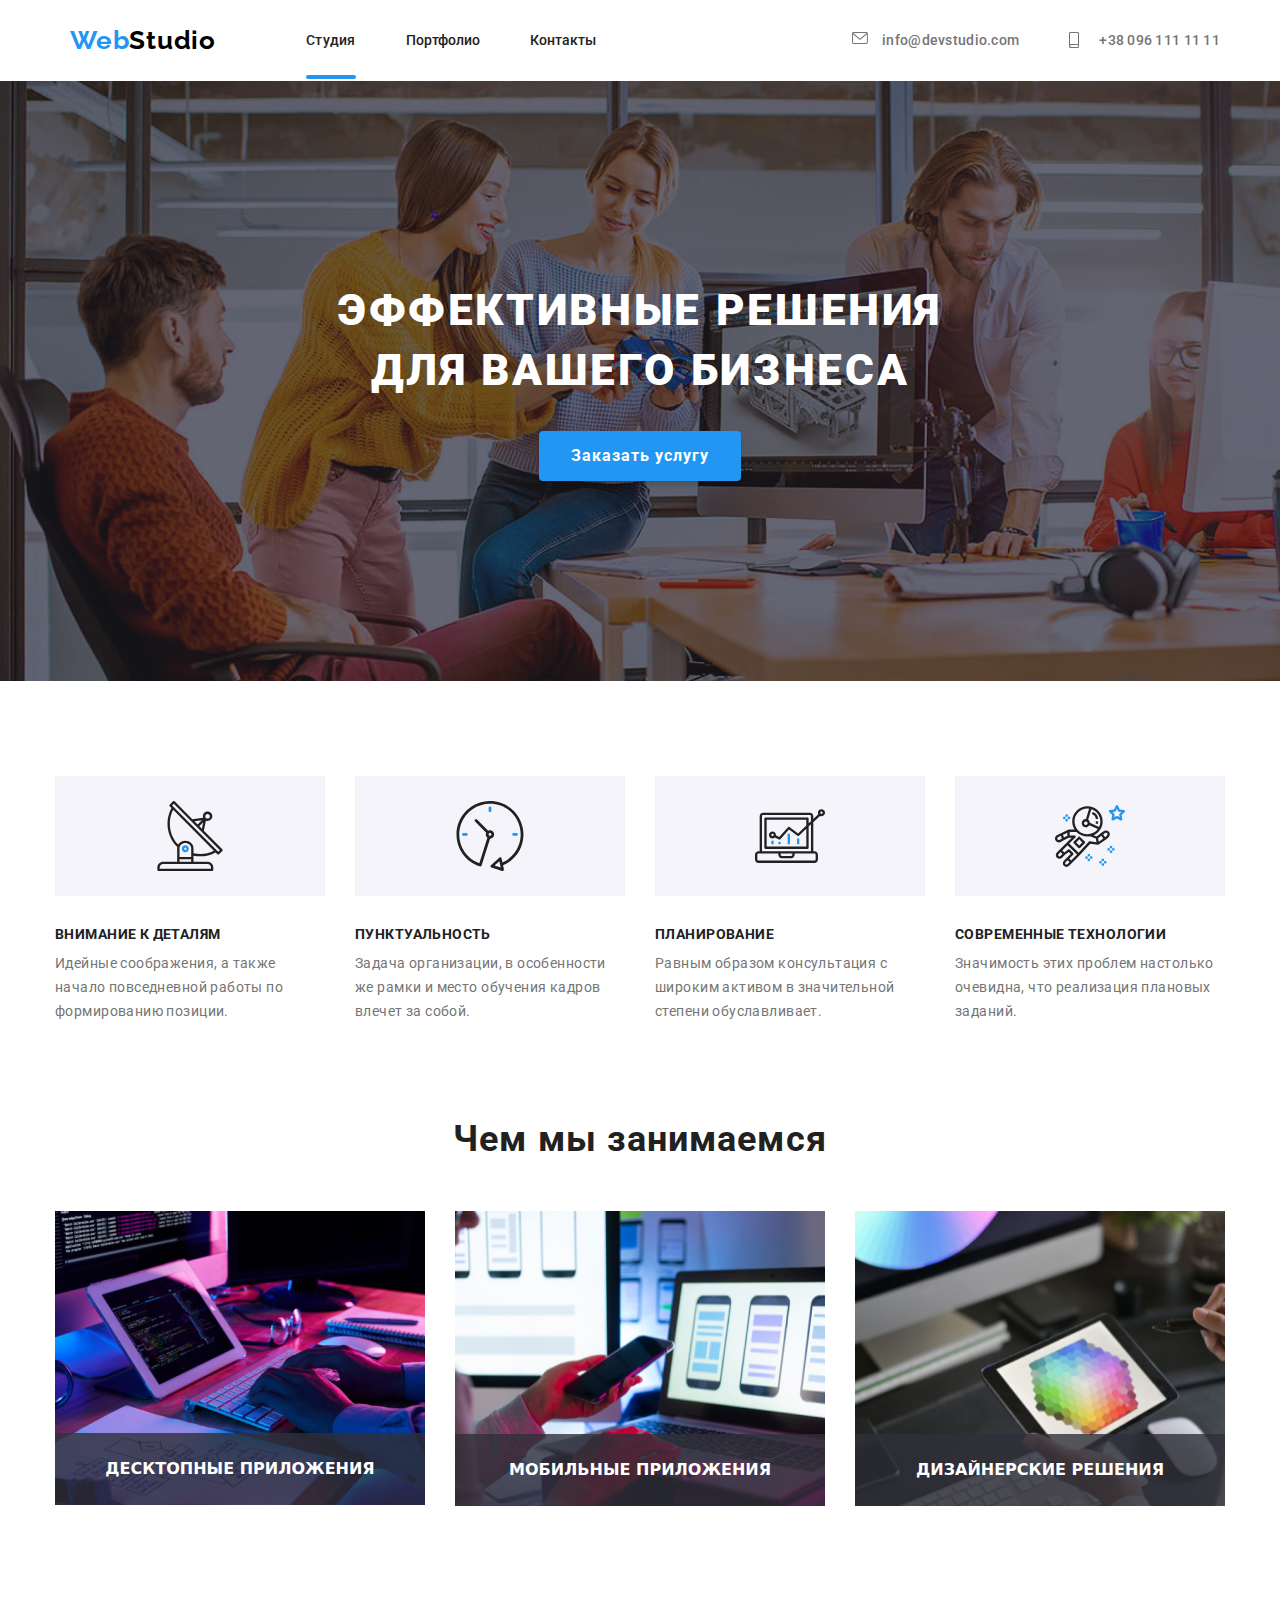
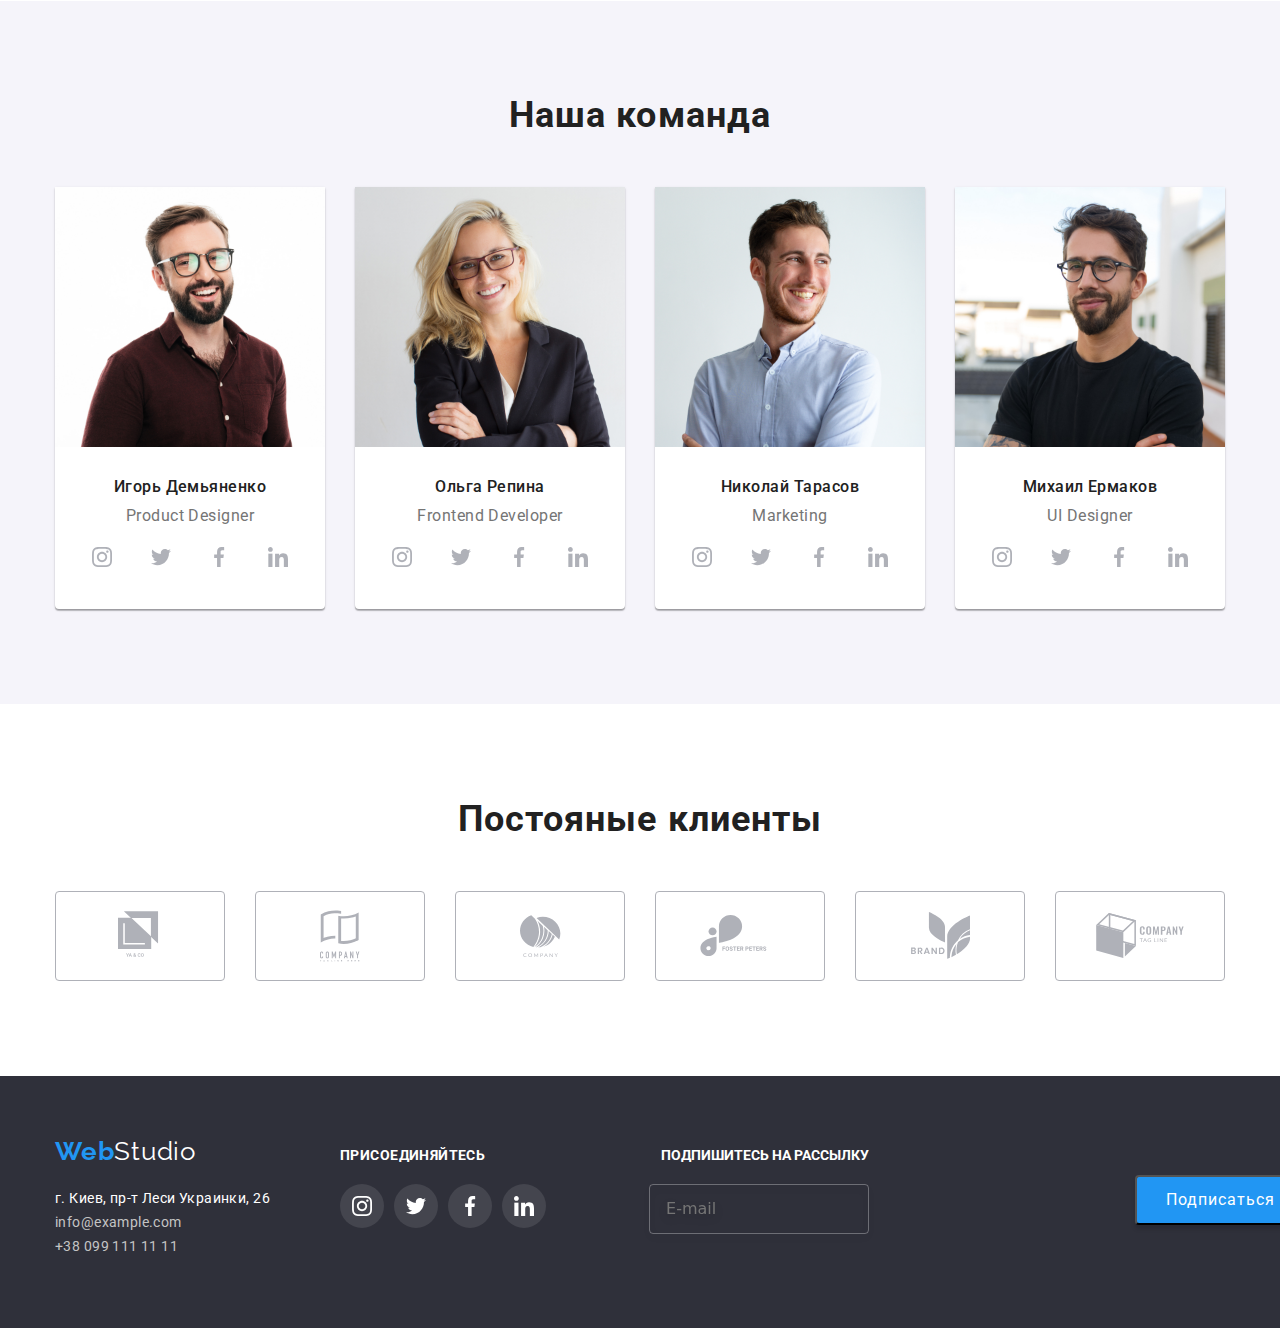
<file: index.html>
<!DOCTYPE html>
<html lang="ru">
<head>
    <meta charset="UTF-8">
    <meta name="viewport" content="width=device-width, initial-scale=1.0">
    <title>WebStudio</title>
    <link rel="stylesheet" href="https://cdnjs.cloudflare.com/ajax/libs/modern-normalize/1.0.0/modern-normalize.min.css">
    <link rel="preconnect" href="https://fonts.gstatic.com">
    <link href="https://fonts.googleapis.com/css2?family=Raleway:wght@700&family=Roboto:wght@400;500;700;900&display=swap"
          rel="stylesheet">
    <link rel="stylesheet" href="./css/styles.css">
</head>
<body>
    <header class="header container">
        <div class="container">
            <nav class="navigation">
                <a class="logo link" href="index.html" aria-label="логотип сайта"><span class="logo-half">Web</span>Studio</a>
                <ul class="navigation-list list">
                    <li class="navigation-list-item">
                        <a class="navigation-list-link link-active link" href="index.html">Студия</a>
                    </li>
                    <li class="navigation-list-item">
                        <a class="navigation-list-link link link-site" href="portfolio.html">Портфолио</a>
                    </li>
                    <li class="navigation-list-item">
                        <a class="navigation-list-link link link-site" href="#">Контакты</a>
                    </li>
                </ul>
            </nav>
        
            <address class="address">
                <ul class="address-list list">
                    <li class="addres-navigation-tel">
                        <a class="address-mail-tel link" href="mailto:info@devstudio.com">
                            <svg class="address-icon">
                                <use class="svg-m-s" href="./images/sprite.svg#icon-mail" width="16px" height="12px"></use>                                
                            </svg>
                            info@devstudio.com
                        </a>
                    </li>
                
                    <li class="addres-navigation-mail">
                        <a class="address-mail-tel link" href="tel:+380961111111">
                            <svg class="address-icon">
                                <use class="svg-m-s" href="./images/sprite.svg#icon-smartphone" width="10px" height="16px"></use>
                            </svg>
                            +38 096 111 11 11
                        </a>
                    </li>
                </ul>
            </address>
        </div>
        
    </header>
    <main>
        <!-- HERO -->        
        <section class="hero">
            <div class="hero-side container">
                <h1 class="hero-title">Эффективные решения для вашего бизнеса</h1>
                <button class="hero-btn btn" type="button" data-modal-open>Заказать услугу</button>
            </div>
        </section>
        <!-- ABOUT -->
        <section class="about">
            <div class="about-side container">
                <h2 class="about-h2">Эффективные решения</h2>
                <ul class="about-side-list list">
                    <li class="about-navigation">
                        <div class="about-icon">
                            <svg class="about-list-icon">
                                <use class="about-svg-icon" href="./images/sprite.svg#icon-antenna"></use>
                            </svg>
                        </div>    
                        <h3 class="about-title">Внимание к деталям</h3>
                        <p class="about-text">Идейные соображения, а также начало повседневной работы по формированию позиции.</p>
                    </li>                    
                    
                    <li class="about-navigation">
                        <div class="about-icon">
                            <svg class="about-list-icon">
                                <use class="about-svg-icon" href="./images/sprite.svg#icon-clock"></use>
                            </svg>
                        </div>
                        <h3 class="about-title">Пунктуальность</h3>
                        <p class="about-text">Задача организации, в особенности же рамки и место обучения кадров влечет за собой.</p>
                    </li>
                    
                    <li class="about-navigation">
                        <div class="about-icon">
                            <svg class="about-list-icon">
                                <use class="about-svg-icon" href="./images/sprite.svg#icon-diagram"></use>
                            </svg>
                        </div>
                        <h3 class="about-title">Планирование</h3>
                        <p class="about-text">Равным образом консультация с широким активом в значительной степени обуславливает.</p>
                    </li>
                    
                    <li class="about-navigation">
                        <div class="about-icon">
                            <svg class="about-list-icon">
                                <use class="about-svg-icon" href="./images/sprite.svg#icon-astronaut"></use>
                            </svg>
                        </div>
                        <h3 class="about-title">Современные технологии</h3>
                        <p class="about-text">Значимость этих проблем настолько очевидна, что реализация плановых заданий.</p>
                    </li>                          
                </ul> 
            </div>
        </section>

        <!--WHOT_DO_WE_DO-->
        <section class="whotdo">
            <h2 class="whotdo-side-title">Чем мы занимаемся</h2>
            <div class="whotdo-side container">
                <ul class="whotdo-side-list list">
                    <li class="whotdo-navigation">
                        <div class="card-function">
                            <img class="whotdo-img1" src="./images/about/img1.jpg" alt="человек пишет код"  width="370" height="295">
                            <p class="function-overlay">Десктопные приложения</p>
                        </div>
                    </li>
                    <li class="whotdo-navigation">
                        <div class="card-function">                        
                            <img class="whotdo-img2" src="./images/about/img2.jpg" alt="человек смотрит на телефон" width="370" height="295">
                            <p class="function-overlay">Мобильные приложения</p>
                        </div>
                    </li>
                    <li class="whotdo-navigation">
                        <div class="card-function">
                            <img class="whotdo-img3" src="./images/about/img3.jpg" alt="человек с планшетом" width="370" height="295">
                            <p class="function-overlay">Дизайнерские решения</p>
                        </div>
                    </li>
                </ul>
            </div>    
        </section>

        <!--MASTERS-->
        <section class="masters">
            <h2 class="masters-title">Наша команда</h2>
            <div class="container">                
                <ul class="masters-side list">                    
                    <li class="masters-list">
                        <img class="masters-img1" src="./images/masters/master1.jpg" alt="Игорь Демьяненко" width="270" height="260">
                        <h3 class="masters-h3">Игорь Демьяненко</h3>
                        <p class="masters-p" lang="en">Product Designer</p>
                        <ul class="social-list list">
                            <li class="social-list-item">
                                <a class="social-list-link" href="#">
                                    <svg class="social-list-icon" >
                                        <use class="social-svg-icon" href="./images/sprite.svg#icon-instagram"></use>
                                    </svg>
                                </a>                                
                            </li>
                            <li class="social-list-item">
                                <a class="social-list-link" href="#">
                                    <svg class="social-list-icon">
                                        <use class="social-svg-icon" href="./images/sprite.svg#icon-twitter"></use>
                                    </svg>
                                </a>                                
                            </li>
                            <li class="social-list-item">
                                <a class="social-list-link" href="#">
                                    <svg class="social-list-icon">
                                        <use class="social-svg-icon" href="./images/sprite.svg#icon-facebook"></use>
                                    </svg>
                                </a>                             
                            </li>
                            <li class="social-list-item">                              
                                <a class="social-list-link" href="#">
                                    <svg class="social-list-icon">
                                        <use class="social-svg-icon" href="./images/sprite.svg#icon-linkedin"></use>
                                    </svg>
                                </a>
                            </li>
                        </ul>
                    </li>
                    <li class="masters-list">
                        <img class="masters-img2" src="./images/masters/master2.jpg" alt="Ольга Репина" width="270" height="260">
                        <h3 class="masters-h3">Ольга Репина</h3>
                        <p class="masters-p" lang="en">Frontend Developer</p>
                        <ul class="social-list list">
                            <li class="social-list-item">
                                <a class="social-list-link" href="#">
                                    <svg class="social-list-icon">
                                        <use class="social-svg-icon" href="./images/sprite.svg#icon-instagram"></use>
                                    </svg>
                                </a>
                            </li>
                            <li class="social-list-item">
                                <a class="social-list-link" href="#">
                                    <svg class="social-list-icon">
                                        <use class="social-svg-icon" href="./images/sprite.svg#icon-twitter"></use>
                                    </svg>
                                </a>
                            </li>
                            <li class="social-list-item">
                                <a class="social-list-link" href="#">
                                    <svg class="social-list-icon">
                                        <use class="social-svg-icon" href="./images/sprite.svg#icon-facebook"></use>
                                    </svg>
                                </a>
                            </li>
                            <li class="social-list-item">
                                <a class="social-list-link" href="#">
                                    <svg class="social-list-icon">
                                        <use class="social-svg-icon" href="./images/sprite.svg#icon-linkedin"></use>
                                    </svg>
                                </a>
                            </li>
                        </ul>
                    </li>
                    <li class="masters-list">
                        <img class="masters-img3" src="./images/masters/master3.jpg" alt="Николай Тарасов" width="270" height="260">
                        <h3 class="masters-h3">Николай Тарасов</h3>
                        <p class="masters-p" lang="en">Marketing</p>
                        <ul class="social-list list">
                            <li class="social-list-item">
                                <a class="social-list-link" href="#">
                                    <svg class="social-list-icon">
                                        <use class="social-svg-icon" href="./images/sprite.svg#icon-instagram"></use>
                                    </svg>
                                </a>
                            </li>
                            <li class="social-list-item">
                                <a class="social-list-link" href="#">
                                    <svg class="social-list-icon">
                                        <use class="social-svg-icon" href="./images/sprite.svg#icon-twitter"></use>
                                    </svg>
                                </a>
                            </li>
                            <li class="social-list-item">
                                <a class="social-list-link" href="#">
                                    <svg class="social-list-icon">
                                        <use class="social-svg-icon" href="./images/sprite.svg#icon-facebook"></use>
                                    </svg>
                                </a>
                            </li>
                            <li class="social-list-item">
                                <a class="social-list-link" href="#">
                                    <svg class="social-list-icon">
                                        <use class="social-svg-icon" href="./images/sprite.svg#icon-linkedin"></use>
                                    </svg>
                                </a>
                            </li>
                        </ul>
                    </li>
                    <li class="masters-list">
                        <img class="masters-img4" src="./images/masters/master4.jpg" alt="Михаил Ермаков" width="270" height="260">
                        <h3 class="masters-h3">Михаил Ермаков</h3>
                        <p class="masters-p" lang="en">UI Designer</p>
                        <ul class="social-list list">
                            <li class="social-list-item">
                                <a class="social-list-link" href="#">
                                    <svg class="social-list-icon">
                                        <use class="social-svg-icon" href="./images/sprite.svg#icon-instagram"></use>
                                    </svg>
                                </a>
                            </li>
                            <li class="social-list-item">
                                <a class="social-list-link" href="#">
                                    <svg class="social-list-icon">
                                        <use class="social-svg-icon" href="./images/sprite.svg#icon-twitter"></use>
                                    </svg>
                                </a>
                            </li>
                            <li class="social-list-item">
                                <a class="social-list-link" href="#">
                                    <svg class="social-list-icon">
                                        <use class="social-svg-icon" href="./images/sprite.svg#icon-facebook"></use>
                                    </svg>
                                </a>
                            </li>
                            <li class="social-list-item">
                                <a class="social-list-link" href="#">
                                    <svg class="social-list-icon">
                                        <use class="social-svg-icon" href="./images/sprite.svg#icon-linkedin"></use>
                                    </svg>
                                </a>
                            </li>
                        </ul>
                    </li>
                </ul>
            </div>                
        </section>

        <!--REGULAR CUSTOMERS--> 
        <section class="regcus">
            <h2 class="regcus-side-title">Постояные клиенты</h2>
            <div class="regcus-side container">                
                <ul class="regcus-side-list list container">
                    <li class="regcus-navigation">
                        <a href="#" class="clients-links">
                            <svg class="regcus-list-icon1">
                                <use href="./images/sprite.svg#icon-logo1"></use>
                            </svg>
                        </a>
                    </li>
                    <li class="regcus-navigation">
                        <a href="#" class="clients-links">
                            <svg class="regcus-list-icon2">
                                <use href="./images/sprite.svg#icon-logo2"></use>
                            </svg>
                        </a>
                    </li>
                    <li class="regcus-navigation">
                        <a href="#" class="clients-links">
                            <svg class="regcus-list-icon3">
                                <use href="./images/sprite.svg#icon-logo3"></use>
                            </svg>
                        </a>
                    </li>
                    <li class="regcus-navigation">
                        <a href="#" class="clients-links">
                            <svg class="regcus-list-icon4">
                                <use href="./images/sprite.svg#icon-logo4"></use>
                            </svg>
                        </a>
                    </li>
                    <li class="regcus-navigation">
                        <a href="#" class="clients-links">
                            <svg class="regcus-list-icon5">
                                <use href="./images/sprite.svg#icon-logo5"></use>
                            </svg>
                        </a>
                    </li>
                    <li class="regcus-navigation">
                        <a href="#" class="clients-links">
                            <svg class="regcus-list-icon6">
                                <use href="./images/sprite.svg#icon-logo6"></use>
                            </svg>
                        </a>
                    </li>
                </ul>
            </div>
        </section>


        <!--CONTAKT-->
        <footer class="contakt">
            <div class="contact-block container">
                <div class="contakt-div">
                    <a class="contakt-logo link" href="./index.html" aria-label="логотип сайта"><span class="logo-half">Web</span>Studio</a>
                    <ul class="contakt-side list">
                        <li class="contakt-list">
                            <a class="contakt-map link" href="https://goo.gl/maps/9d3zrv8kZXbxStkZ6" target="_blunk">г. Киев, пр-т Леси Украинки, 26</a>
                        </li>
                        <li class="contakt-list">
                            <a class="contakt-mail-tel link" href="mailto:info@example.com">info@example.com</a>
                        </li>
                        <li class="contakt-list">
                            <a class="contakt-mail-tel link" href="tel:+380991111111">+38 099 111 11 11</a>
                        </li>
                    </ul>
                </div>
                <div class="contact-welcome">
                    <p class="contact-welcome-title">ПРИСОЕДИНЯЙТЕСЬ</p>                   
                    <ul class="welcome-side list">
                        <li class="welcome-list">
                            <a href="#" class="welcome-links">
                                <svg class="welcome-list-icon">
                                    <use href="./images/sprite.svg#icon-instagram"></use>
                                </svg>
                            </a>
                        </li>
                        <li class="welcome-list">
                            <a href="#" class="welcome-links">
                                <svg class="welcome-list-icon">
                                    <use href="./images/sprite.svg#icon-twitter"></use>
                                </svg>
                            </a>
                        </li>
                        <li class="welcome-list">
                            <a href="#" class="welcome-links">
                                <svg class="welcome-list-icon">
                                    <use href="./images/sprite.svg#icon-facebook"></use>
                                </svg>
                            </a>
                        </li>
                        <li class="welcome-list">
                            <a href="#" class="welcome-links">
                                <svg class="welcome-list-icon">
                                    <use href="./images/sprite.svg#icon-linkedin"></use>
                                </svg>
                            </a>
                        </li>
                    </ul>                    
                </div>
                <div class="subscribe">
                    <p class="subscribe-title">Подпишитесь на рассылку</p>
                    <form class="container-subscribe">
                        <input class="subscrime-input" type="email" name="send" id="send" placeholder="E-mail">
                        <button class="btn-subscribe">Подписаться</button>
                    </form>                    
                </div>
            </div>
        </footer>
    </main>  

    <div class="backdrop is-hidden" data-modal>
        <div class="backdrop-modal">
            <button type="backdrop-modal-button" class="close-btn" data-modal-close>
                <svg class="backdrop-svg" width="11" height="11">
                    <use href="./images/sprite.svg#icon-close-black"></use>
                </svg>
            </button>

            <form action="#" class="modal_form">
                <h3 class="form-h3">Оставьте свои данные, мы вам перезвоним</h3>
                <label for="" class="modal_form-field">
                    Имя
                    <span class="modal_form-input-wrapper">
                        <input type="text" name="user-name" class="modal_form-input">
                        <svg class="modal_form-icon">
                            <use href="./images/sprite.svg#icon-person"></use>
                        </svg>
                    </span>                    
                </label>
                <label for="" class="modal_form-field">
                    Телефон
                    <span class="modal_form-input-wrapper">
                        <input type="tel" name="user-tel" class="modal_form-input">
                        <svg class="modal_form-icon">
                            <use href="./images/sprite.svg#icon-phone"></use>
                        </svg>
                    </span>                    
                </label>
                <label for="" class="modal_form-field">
                    Почта
                    <span class="modal_form-input-wrapper">
                        <input type="email" name="user-email" class="modal_form-input">
                        <svg class="modal_form-icon">
                            <use href="./images/sprite.svg#icon-email"></use>
                        </svg>
                    </span>                    
                </label>
                <label for="" class="modal_form-field">
                    Комментарий
                    <textarea class="modal_form-message" name="user-message" placeholder="Введите текст" id=""></textarea>
                </label>
                <input id="user-policy" type="checkbox" name="user_policy" value="accept-policy" class="modal_form-policy visually-hidden">
                <label for="user-policy" class="modal_form-policy-text">Соглашаюсь с рассылкой и принимаю <a href="#" class="span-check">Условия договора</a></label>
                <button type="submit" class="modal_form-btn">Отправить</button>
            </form>
        </div>
    </div>  
    <script src="./js/modal.js"></script>
</body>
</html>
</file>
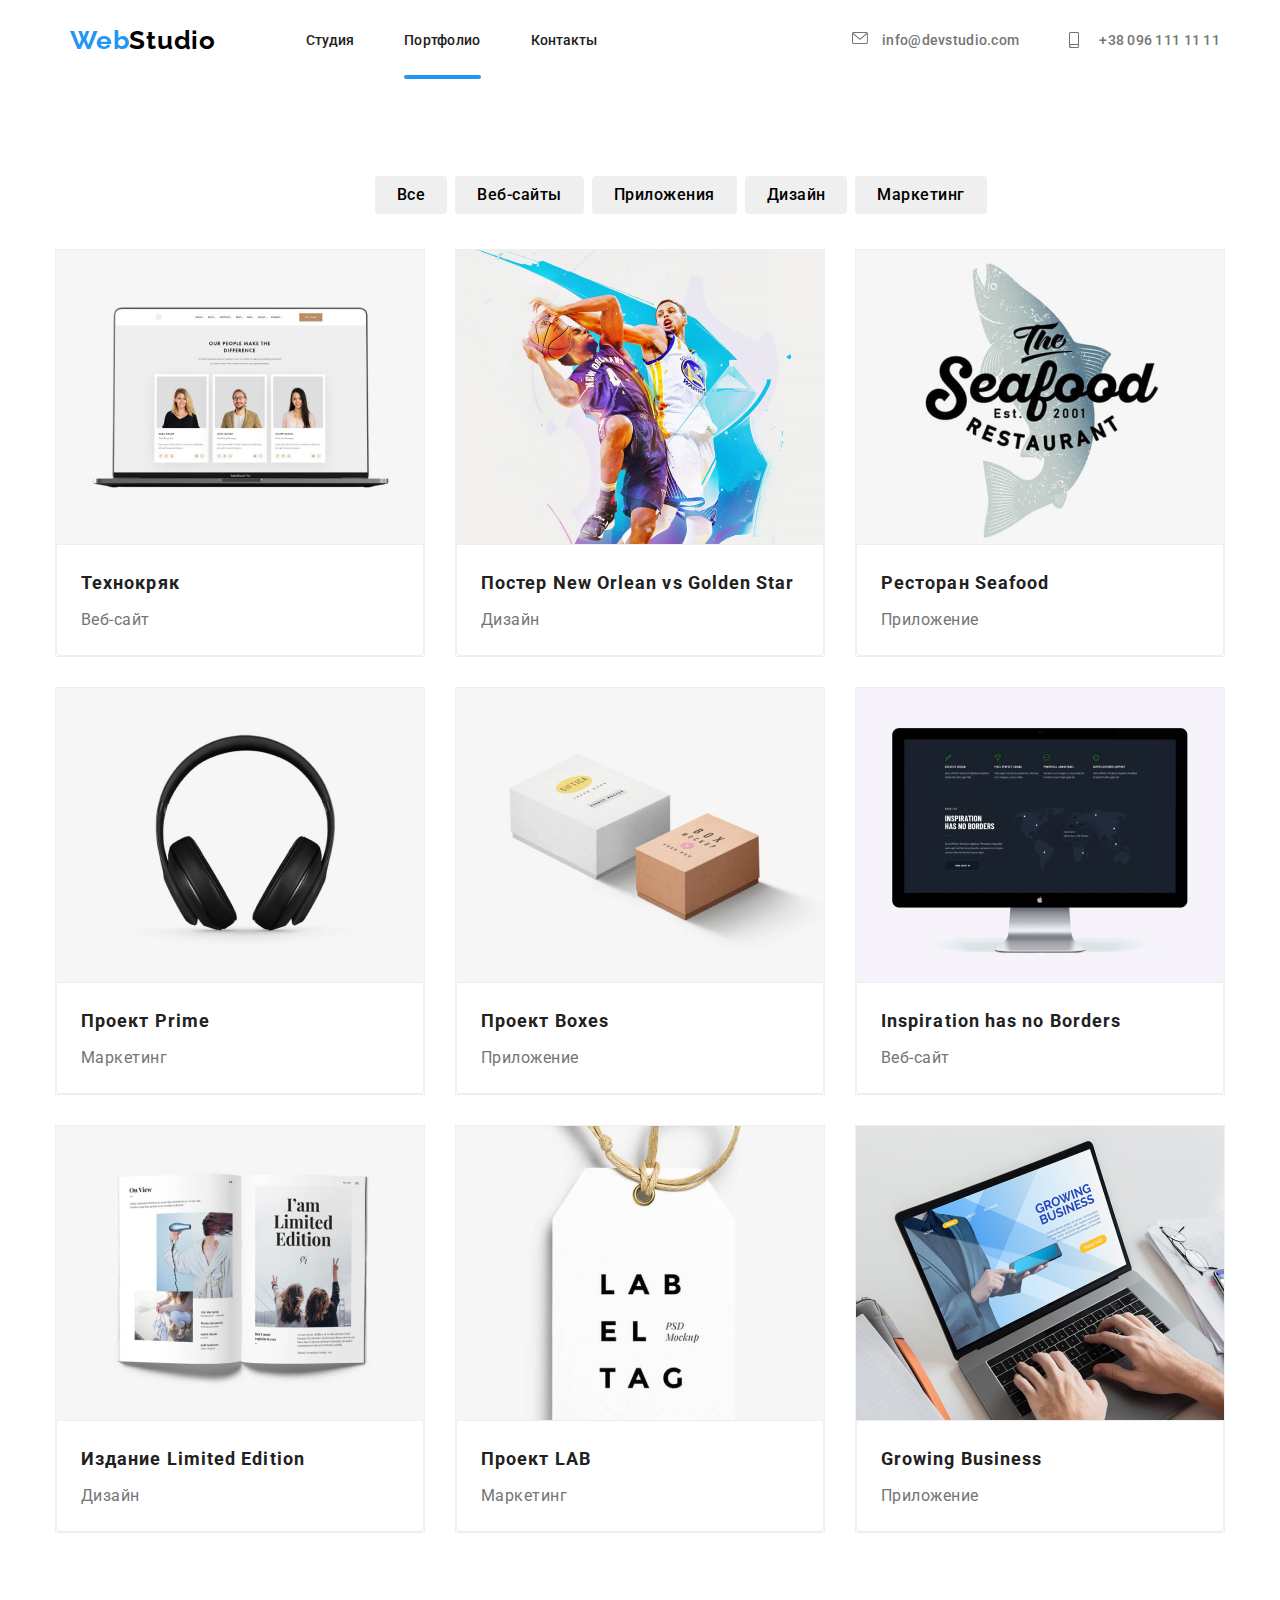
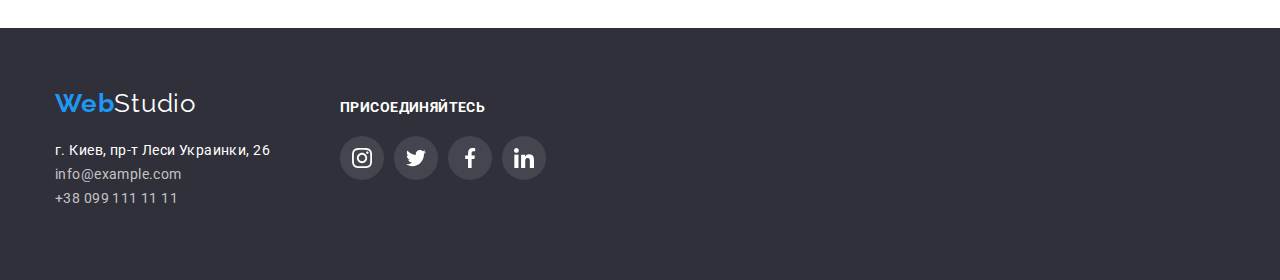
<file: portfolio.html>
<!DOCTYPE html>
<html lang="en">
<head>
    <meta charset="UTF-8">
    <meta name="viewport" content="width=device-width, initial-scale=1.0">
    <title>Portfolio</title>
    <link rel="stylesheet" href="https://cdnjs.cloudflare.com/ajax/libs/modern-normalize/1.0.0/modern-normalize.min.css">
    <link rel="preconnect" href="https://fonts.gstatic.com">
    <link href="https://fonts.googleapis.com/css2?family=Raleway:wght@700&family=Roboto:wght@400;500;700;900&display=swap"
          rel="stylesheet">
    <link rel="stylesheet" href="./css/styles.css">
</head>
<body>
<header class="header container">
    <div class="container">
        <nav class="navigation">
            <a class="logo link" href="index.html" aria-label="логотип сайта"><span class="logo-half">Web</span>Studio</a>
            <ul class="navigation-list list">
                <li class="navigation-list-item">
                    <a class="navigation-list-link link link-site" href="index.html">Студия</a>
                </li>
                <li class="navigation-list-item">
                    <a class="navigation-list-link link-active link " href="portfolio.html">Портфолио</a>
                </li>
                <li class="navigation-list-item">
                    <a class="navigation-list-link link link-site" href="#">Контакты</a>
                </li>
            </ul>
        </nav>
        
        <address class="address">
            <ul class="address-list list">
                <li class="addres-navigation-tel">
                    <a class="address-mail-tel link" href="mailto:info@devstudio.com">
                        <svg class="address-icon">
                            <use class="svg-m-s" href="./images/sprite.svg#icon-mail" width="16px" height="12px"></use>
                        </svg>
                        info@devstudio.com
                    </a>
                </li>
                <li class="addres-navigation-mail">
                    <a class="address-mail-tel link" href="tel:+380961111111">
                        <svg class="address-icon">
                            <use class="svg-m-s" href="./images/sprite.svg#icon-smartphone" width="10px" height="16px"></use>
                        </svg>
                        +38 096 111 11 11
                    </a>
                </li>
            </ul>
        </address>
    </div>
    
</header>
<main>
    <!-- portfolio -->
    <section class="portfolio">
        <h1 class="portfolio-h1">portfolio</h1>
        <div class="container">           
            <ul class="portfolio-list-1 list">
                <li class="portfolio-list1">
                    <button class="portfolio-list1-text" type="button">Все</button>
                </li>
                <li class="portfolio-list1">
                    <button class="portfolio-list1-text" type="button">Веб-сайты</button>
                </li>
                <li class="portfolio-list1">
                    <button class="portfolio-list1-text" type="button">Приложения </button>
                </li>
                <li class="portfolio-list1">
                    <button class="portfolio-list1-text" type="button">Дизайн</button>
                </li>
                <li class="portfolio-list1">
                    <button class="portfolio-list1-text" type="button">Маркетинг</button>
                </li>
            </ul>   
        </div>

        <div class="container">
            <h2 class="portfolio-h2">portfolio</h2>            
            <ul class="portfolio-list-2 list">
                <li class="portfolio-list2">
                    <a href="#" class="list2-item link">
                        <div class="overlay-list">
                            <img class="portfolio-img1" src="./images/portfolio/portfolio1.jpg" alt="вебсайт на ноуте">
                            <p class="overlay">Технокряк это современная площадка распространения коронавируса. Компании используют эту платформу для цифрового
                            шпионажа и атак на защищённые сервера конкурентов.</p>
                        </div>
                        <div class="port-list2">
                            <h3 class="portfolio-title">Технокряк</h3>
                            <p class="list2-text">Веб-сайт</p>
                        </div>
                    </a>
                </li>
                <li class="portfolio-list2">
                    <a href="#" class="list2-item link">
                        <div class="overlay-list">
                            <img class="portfolio-img2" src="./images/portfolio/portfolio2.jpg" alt="баскетбол">
                            <p class="overlay">Технокряк это современная площадка распространения коронавируса. Компании используют эту платформу
                                для цифрового
                                шпионажа и атак на защищённые сервера конкурентов.</p>
                        </div>
                        <div class="port-list2">
                            <h3 class="portfolio-title">Постер New Orlean vs Golden Star</h3>
                            <p class="list2-text">Дизайн</p>
                        </div>
                    </a>
                </li>
                <li class="portfolio-list2">
                    <a href="#" class="list2-item link">
                        <div class="overlay-list">
                            <img class="portfolio-img3" src="./images/portfolio/portfolio3.jpg" alt="эмблема">
                            <p class="overlay">Технокряк это современная площадка распространения коронавируса. Компании используют эту платформу
                                для цифрового
                                шпионажа и атак на защищённые сервера конкурентов.</p>
                        </div>
                        <div class="port-list2">
                            <h3 class="portfolio-title">Ресторан Seafood</h3>
                            <p class="list2-text">Приложение</p>
                        </div>
                    </a>
                </li>
                <li class="portfolio-list2">
                    <a href="#" class="list2-item link">
                        <div class="overlay-list">
                            <img class="portfolio-img4" src="./images/portfolio/portfolio4.jpg" alt="наушники">
                            <p class="overlay">Технокряк это современная площадка распространения коронавируса. Компании используют эту платформу
                                для цифрового
                                шпионажа и атак на защищённые сервера конкурентов.</p>
                        </div>
                        <div class="port-list2">
                            <h3 class="portfolio-title">Проект Prime</h3>
                            <p class="list2-text">Маркетинг</p>
                        </div>
                    </a>
                </li>
                <li class="portfolio-list2">
                    <a href="#" class="list2-item link">
                        <div class="overlay-list">
                            <img class="portfolio-img5" src="./images/portfolio/portfolio5.jpg" alt="2 каробки">
                            <p class="overlay">Технокряк это современная площадка распространения коронавируса. Компании используют эту платформу
                                для цифрового
                                шпионажа и атак на защищённые сервера конкурентов.</p>
                        </div>
                        <div class="port-list2">
                            <h3 class="portfolio-title">Проект Boxes</h3>
                            <p class="list2-text">Приложение</p>
                        </div>
                    </a>
                </li>
                <li class="portfolio-list2">
                    <a href="#" class="list2-item link">
                        <div class="overlay-list">
                            <img class="portfolio-img6" src="./images/portfolio/portfolio6.jpg" alt="монитор">
                            <p class="overlay">Технокряк это современная площадка распространения коронавируса. Компании используют эту платформу
                                для цифрового
                                шпионажа и атак на защищённые сервера конкурентов.</p>
                        </div>
                        <div class="port-list2">
                            <h3 class="portfolio-title">Inspiration has no Borders</h3>
                            <p class="list2-text">Веб-сайт</p>
                        </div>
                    </a>
                </li>
                <li class="portfolio-list2">
                    <a href="#" class="list2-item link">
                        <div class="overlay-list">
                            <img class="portfolio-img7" src="./images/portfolio/portfolio7.jpg" alt="книга">
                            <p class="overlay">Технокряк это современная площадка распространения коронавируса. Компании используют эту платформу
                                для цифрового
                                шпионажа и атак на защищённые сервера конкурентов.</p>
                        </div>
                        <div class="port-list2">
                            <h3 class="portfolio-title">Издание Limited Edition</h3>
                            <p class="list2-text">Дизайн</p>
                        </div>
                    </a>
                </li>
                <li class="portfolio-list2">
                    <a href="#" class="list2-item link">
                        <div class="overlay-list">
                            <img class="portfolio-img8" src="./images/portfolio/portfolio8.jpg" alt="етикетка">
                            <p class="overlay">Технокряк это современная площадка распространения коронавируса. Компании используют эту платформу
                                для цифрового
                                шпионажа и атак на защищённые сервера конкурентов.</p>
                        </div>
                        <div class="port-list2">
                            <h3 class="portfolio-title">Проект LAB</h3>
                            <p class="list2-text">Маркетинг</p>
                        </div>
                    </a>
                </li>
                <li class="portfolio-list2">
                    <a href="#" class="list2-item link">
                        <div class="overlay-list">
                            <img class="portfolio-img9" src="./images/portfolio/portfolio9.jpg" alt="печать на ноуте">
                            <p class="overlay">Технокряк это современная площадка распространения коронавируса. Компании используют эту платформу
                                для цифрового
                                шпионажа и атак на защищённые сервера конкурентов.</p>
                        </div>
                        <div class="port-list2">
                            <h3 class="portfolio-title">Growing Business</h3>
                            <p class="list2-text">Приложение</p>
                        </div>
                    </a>
                </li>
            </ul> 
        </div>
    </section>

    <!--CONTAKT-->
    <section class="contakt">
        <div class="contact-block container">
            <div class="contakt-div">
                <a class="contakt-logo link" href="./index.html" aria-label="логотип сайта"><span
                        class="logo-half">Web</span>Studio</a>
                <ul class="contakt-side list">
                    <li class="contakt-list">
                        <a class="contakt-map link" href="https://goo.gl/maps/9d3zrv8kZXbxStkZ6" target="_blunk">г. Киев, пр-т
                            Леси Украинки, 26</a>
                    </li>
                    <li class="contakt-list">
                        <a class="contakt-mail-tel link" href="mailto:info@example.com">info@example.com</a>
                    </li>
                    <li class="contakt-list">
                        <a class="contakt-mail-tel link" href="tel:+380991111111">+38 099 111 11 11</a>
                    </li>
                </ul>
            </div>
            <div class="contact-welcome">
                <p class="contact-welcome-title">ПРИСОЕДИНЯЙТЕСЬ</p>
                <ul class="welcome-side list">
                    <li class="welcome-list">
                        <a href="#" class="welcome-links">
                            <svg class="welcome-list-icon">
                                <use href="./images/sprite.svg#icon-instagram"></use>
                            </svg>
                        </a>
                    </li>
                    <li class="welcome-list">
                        <a href="#" class="welcome-links">
                            <svg class="welcome-list-icon">
                                <use href="./images/sprite.svg#icon-twitter"></use>
                            </svg>
                        </a>
                    </li>
                    <li class="welcome-list">
                        <a href="#" class="welcome-links">
                            <svg class="welcome-list-icon">
                                <use href="./images/sprite.svg#icon-facebook"></use>
                            </svg>
                        </a>
                    </li>
                    <li class="welcome-list">
                        <a href="#" class="welcome-links">
                            <svg class="welcome-list-icon">
                                <use href="./images/sprite.svg#icon-linkedin"></use>
                            </svg>
                        </a>
                    </li>
                </ul>
            </div>
        </div>
    </section>
</main>
</body>
</html>
</file>
<file: css/styles.css>
.address {
  font-style: normal;
}

.list {
  list-style: none;
}

.link {
  text-decoration: none;
}

h1,
h2,
h3,
h4,
h5,
h6 {
  margin: 0;
}

ul,
ol {
  margin: 0;
  padding: 0;
}

p {
  margin: 0;
}

img {
  display: block;
}

.container {
  width: 1200px;
  padding-left: 15px;
  padding-right: 15px;
  margin-left: auto;
  margin-right: auto;
}

.visually-hidden {
  position: absolute !important;
  clip: rect(1px 1px 1px 1px);
  clip: rect(1px, 1px, 1px, 1px);
  padding: 0 !important;
  border: 0 !important;
  height: 1px !important;
  width: 1px !important;
  overflow: hidden;
}

/*=======header=======*/

.header {
  padding-top: 25px;
  padding-bottom: 25px;
}

.header .container {
  display: flex;
  align-items: center;
}

.navigation {
  display: flex;
  align-items: center;
}

.navigation-list {
  display: flex;
}

.address-list {
  display: flex;
}

.header .logo {
  margin-right: 90px;
}

.navigation-list-item:not(:last-child) {
  margin-right: 50px;
}

.header .address {
  margin-left: auto;
}

.addres-navigation-mail {
  margin-left: 50px;
  margin-right: 20px;
}

.logo {
  font-family: "Raleway", sans-serif;
  font-weight: bold;
  font-size: 26px;
  line-height: 1.192;
  letter-spacing: 0.03em;
  color: #000000;
}

.logo-half {
  font-family: "Raleway", sans-serif;
  font-weight: bold;
  font-size: 26px;
  line-height: 1.192;
  letter-spacing: 0.03em;
  color: #2196f3;
}

.link-active {
  color: #2196f3;
  position: relative;
  font-weight: 500;
  letter-spacing: 0.02em;
}

.link-active::after {
  content: "";
  display: block;
  width: 100%;
  height: 4px;
  border-radius: 4px;
  background-color: #2196f3;
  position: absolute;
  bottom: -31px;
}

.navigation-list-link {
  position: relative;
  font-family: "Roboto", sans-serif;
  font-weight: 500;
  font-size: 14px;
  line-height: 1.142;
  color: #212121;
  transition: 250ms cubic-bezier(0.4, 0, 0.2, 1);
}

.link-site::after {
  content: "";
  display: block;
  width: 100%;
  height: 4px;
  border-radius: 4px;
  background-color: #2196f3;
  position: absolute;
  bottom: -31px;
  transform: scaleX(0);
  transition: transform 250ms cubic-bezier(0.4, 0, 0.2, 1);
}

.link-site:hover::after {
  transform: scaleX(1);
}

.navigation-list-link:hover,
.navigation-list-link:focus,
.address-mail-tel:hover,
.address-mail-tel:focus,
.address-icon:hover,
.address-icon:focus {
  color: #2196f3;
  fill: currentColor;
}

::after,
::before {
  box-sizing: border-box;
}

.address-icon {
  width: 20px;
  height: 16px;
  fill: currentColor;
  margin-right: 10px;
  transition: 250ms cubic-bezier(0.4, 0, 0.2, 1);
}

.address-mail-tel {
  display: flex;
  font-family: "Roboto", sans-serif;
  font-weight: 500;
  font-size: 14px;
  line-height: 1.142;
  letter-spacing: 0.02em;
  color: #757575;
  transition: 250ms cubic-bezier(0.4, 0, 0.2, 1);
}

/*=======end header=======*/

/*=======hero=======*/

.hero {
  background-image: linear-gradient(
      rgba(47, 48, 58, 0.4),
      rgba(47, 48, 58, 0.4)
    ),
    url("../images/hero/bg.jpg");
  background-repeat: no-repeat;
  background-size: cover;
}

.hero-side {
  justify-content: center;
  padding-top: 200px;
  padding-bottom: 200px;
  max-width: 1600px;
  height: 600px;
  display: flex;
  flex-direction: column;
}

.btn {
  box-shadow: 0 4px 4px rgba(0, 0, 0, 0.15);
  border-radius: 4px;
  cursor: pointer;
  margin: 0 auto;
  padding: 10px 32px;
  background-color: #2196f3;
  display: inline-block;
}

.about-h2 {
  display: none;
}

.hero-title {
  font-family: "Roboto", sans-serif;
  font-weight: 900;
  font-size: 44px;
  line-height: 1.363;
  letter-spacing: 0.06em;
  text-transform: uppercase;
  color: #ffffff;
  margin: 0 auto 30px;
  width: 696px;
  text-align: center;
}

.hero-btn {
  font-family: "Roboto", sans-serif;
  font-weight: 700;
  font-size: 16px;
  line-height: 1.875;
  display: inline-block;
  min-width: 200px;
  align-items: center;
  text-align: center;
  letter-spacing: 0.06em;
  color: #ffffff;
  outline: none;
  border: transparent;
  transition: color 250ms var(--timing-function),
    background-color 250ms var(--timing-function);
}

/*=======end hero=======*/

/*=======about=======*/

.about {
  padding-top: 95px;
  padding-bottom: 95px;
}

.about .about-side {
  display: flex;
  align-items: center;
}

.about-side-list {
  display: flex;
}

.about-list-icon {
  display: flex;
  justify-content: center;
  align-items: center;
  width: 70px;
  height: 70px;
}

.about-icon {
  padding: 25px 100px;
  background-color: #f5f4fa;
}

.about-navigation:not(:last-child) {
  margin-right: 30px;
}

.about .about-title {
  font-family: "Roboto", sans-serif;
  font-weight: 700;
  font-size: 14px;
  line-height: 1.142;
  letter-spacing: 0.03em;
  text-transform: uppercase;
  color: #212121;
  margin-bottom: 10px;
  padding-top: 30px;
}

.about-text {
  font-family: "Roboto", sans-serif;
  font-style: normal;
  font-weight: normal;
  font-size: 14px;
  line-height: 1.714;
  letter-spacing: 0.03em;
  color: #757575;
}

/*=======end about=======*/

/*=======WHOT_DO_WE_DO=======*/

.whotdo {
  padding-bottom: 95px;
}

.whotdo .container {
  display: flex;
}

.whotdo-side-list {
  display: flex;
}

.whotdo-navigation:not(:last-child) {
  margin-right: 30px;
}

.card-function {
  position: relative;
}

.whotdo-img1 {
  height: auto;
  margin: 0;
}

.function-overlay {
  font-weight: 700;
  line-height: 1.14;
  text-align: center;
  text-transform: uppercase;
  color: #ffffff;
  background-color: rgba(47, 48, 58, 0.8);
  padding-top: 27px;
  padding-bottom: 27px;
  position: absolute;
  bottom: 0;
  left: 0;
  width: 100%;
}

.whotdo-side-title {
  font-family: "Roboto", sans-serif;
  font-style: normal;
  font-weight: 700;
  font-size: 36px;
  line-height: 1.166;
  text-align: center;
  letter-spacing: 0.03em;
  color: #212121;
  margin-bottom: 50px;
}

/*=======end WHOT_DO_WE_DO=======*/

/*=======MASTERS=======*/

.masters {
  background-color: #f5f4fa;
  padding-bottom: 95px;
  padding-top: 94px;
}

.masters .container {
  display: flex;
}

.masters-side {
  display: flex;
}

.masters-list:not(:last-child) {
  margin-right: 30px;
}

.masters-list {
  box-shadow: 0 1px 3px rgba(0, 0, 0, 0.12), 0 1px 1px rgba(0, 0, 0, 0.14),
    0 2px 1px rgba(0, 0, 0, 0.2);
  border-radius: 0 0 4px 4px;
  background-color: #ffffff;
}

.masters-title {
  font-family: "Roboto", sans-serif;
  font-style: normal;
  font-weight: 700;
  font-size: 36px;
  line-height: 1.166;
  text-align: center;
  letter-spacing: 0.03em;
  color: #212121;
  margin-bottom: 50px;
}

.masters-h3 {
  font-family: "Roboto", sans-serif;
  font-style: normal;
  font-weight: 500;
  font-size: 16px;
  line-height: 1.187;
  letter-spacing: 0.03em;
  color: #212121;
  margin-top: 30px;
  margin-bottom: 10px;
  text-align: center;
}

.masters-p {
  font-family: "Roboto", sans-serif;
  font-style: normal;
  font-weight: 400;
  font-size: 16px;
  line-height: 19px;
  letter-spacing: 0.03em;
  color: #757575;
  text-align: center;
}

.social-list {
  width: 220px;
  margin: 10px auto 0;
  display: flex;
  justify-content: space-between;
}

.social-list-link {
  display: flex;
  justify-content: center;
  align-items: center;
  width: 44px;
  height: 44px;
  padding: 0;
  border: none;
  border-radius: 50%;
  cursor: pointer;
  color: #afb1b8;
  background-color: white;
  transition: 250ms cubic-bezier(0.4, 0, 0.2, 1);
}

.social-list-link:hover,
.social-list-link:focus {
  background-color: #2196f3;
  color: white;
}

.social-list-link:hover .social-list-icon {
  fill: white;
}

.social-list-icon {
  width: 20px;
  height: 20px;
  fill: currentColor;
}

.social-list-item {
  margin-bottom: 30px;
}

/*=======end MASTERS=======*/

/*=======REGULAR CUSTOMERS=======*/

.regcus {
  padding-top: 95px;
  padding-bottom: 95px;
}

.regcus .container {
  display: flex;
}

.regcus-side-list {
  display: flex;
  justify-content: center;
  align-items: center;
}

ul {
  list-style: none;
  padding: 0;
  margin: 0;
}

li {
  display: list-item;
}

.regcus-side {
  justify-content: center;
}

.regcus-navigation:not(:last-child) {
  margin-right: 30px;
}

.regcus-side-title {
  font-family: "Roboto", sans-serif;
  font-style: normal;
  font-weight: 700;
  font-size: 36px;
  line-height: 1.166;
  text-align: center;
  letter-spacing: 0.03em;
  color: #212121;
  margin-bottom: 50px;
}

.clients-links {
  display: flex;
  justify-content: center;
  align-items: center;
  width: 170px;
  height: 90px;
  padding: 0;
  border: 1px solid #afb1b8;
  border-radius: 4px;
  color: #afb1b8;
  background-color: #ffffff;
  transition: 250ms cubic-bezier(0.4, 0, 0.2, 1);
}

.clients-links:hover,
.clients-links:focus {
  color: #2196f3;
  border: 1px solid #2196f3;
}

.regcus-list-icon1 {
  width: 44.27px;
  height: 49.23px;
  fill: currentColor;
}

.regcus-list-icon2 {
  width: 40px;
  height: 52px;
  fill: currentColor;
}

.regcus-list-icon3 {
  width: 41px;
  height: 42.6px;
  fill: currentColor;
}

.regcus-list-icon4 {
  width: 79.66px;
  height: 42.02px;
  fill: currentColor;
}

.regcus-list-icon5 {
  width: 59px;
  height: 47px;
  fill: currentColor;
}

.regcus-list-icon6 {
  width: 88.48px;
  height: 45.44px;
  fill: currentColor;
}

/*=======end REGULAR CUSTOMERS=======*/

/*=======CONTAKT=======*/

.contakt {
  background-color: #2f303a;
  display: flex;
  align-items: baseline;
}

.contact-block {
  display: flex;
  align-items: baseline;
}

.contakt-div .contact-welcome {
  display: flex;
}

.contakt-div {
  display: block;
  font-style: normal;
}

.contakt-logo {
  font-family: "Raleway", sans-serif;
  font-style: normal;
  font-weight: 400;
  font-size: 26px;
  line-height: 1.192;
  letter-spacing: 0.03em;
  color: #ffffff;
  display: block;
  margin-bottom: 20px;
}

.contakt-list:item(:first-child) {
  margin-bottom: 9px;
}

.contakt-map {
  font-family: "Roboto", sans-serif;
  font-style: normal;
  font-weight: 400;
  font-size: 14px;
  line-height: 1.714;
  letter-spacing: 0.03em;
  color: #ffffff;
}

.contakt-mail-tel {
  font-family: "Roboto", sans-serif;
  font-style: normal;
  font-weight: 400;
  font-size: 14px;
  line-height: 1.714;
  letter-spacing: 0.03em;
  color: #c4c4c4;
}

/*===== ПРИСОЕДИНЯЙТЕСЬ =====*/

.contact-welcome {
  display: block;
  justify-content: flex-start;
  align-items: flex-start;
  margin-left: 70px;
  padding-top: 72px;
  padding-bottom: 100px;
}

.welcome-side {
  display: flex;
  margin-top: 20px;
  justify-content: flex-start;
  padding: 0;
}

.contact-welcome-title {
  font-family: Roboto, sans-serif;
  font-style: normal;
  font-size: 14px;
  font-weight: 700;
  line-height: 1.14;
  text-transform: uppercase;
  letter-spacing: 0.03em;
  color: #ffffff;
}

.welcome-links {
  display: flex;
  justify-content: center;
  align-items: center;
  width: 44px;
  height: 44px;
  padding: 0;
  margin-right: 10px;
  transition: 250ms cubic-bezier(0.4, 0, 0.2, 1);
}

.welcome-links:hover,
.welcome-links:focus {
  background-color: #2196f3;
}

.welcome-links:hover .welcome-list-icon {
  fill: white;
}

.welcome-list-icon {
  width: 20px;
  height: 20px;
  fill: currentColor;
}

.welcome-links {
  border: none;
  border-radius: 50%;
  color: #ffffff;
  background-color: rgba(255, 255, 255, 0.1);
  transition: background-color 250ms var(--timing-function);
}

/*===== Подпишитесь =====*/

.subscribe {
  text-align: center;
  margin-left: 93px;
}

.subscribe-title {
  font-family: Roboto, sans-serif;
  font-weight: 700;
  font-size: 14px;
  line-height: 1.14;
  text-transform: uppercase;
  margin-bottom: 20px;
  color: #ffffff;
}

.container-subscribe {
  display: -webkit-box;
  display: -ms-flexbox;
  display: flex;
  -webkit-box-align: baseline;
  -ms-flex-align: baseline;
  align-items: baseline;
}

.subscrime-input {
  width: 357px;
  height: 50px;
  margin-right: 12px;
  padding-left: 16px;
  border: 1px solid rgba(255, 255, 255, 0.3);
  outline: none;
  color: rgba(255, 255, 255, 0.6);
  font-size: 16px;
  line-height: 1.25;
  box-sizing: border-box;
  filter: drop-shadow(0px 4px 4px rgba(0, 0, 0, 0.15));
  border-radius: 4px;
  background-color: transparent;
  cursor: pointer;
  width: 100%;
  max-width: 450px;
  display: flex;
}

.btn-subscribe {
  font-family: Roboto, sans-serif;
  padding-top: 10px;
  padding-bottom: 10px;
  padding-left: 29px;
  color: #ffffff;
  background-color: #2196f3;
  letter-spacing: 0.06em;
  font-size: 16px;
  line-height: 1.86;
  box-shadow: 0 4px 4px rgba(0, 0, 0, 0.15);
  border-radius: 4px;
  cursor: pointer;
  display: flex;
  position: absolute;
  align-items: center;
  text-align: center;
  letter-spacing: 0.06em;
  width: 200px;
  height: 50px;
  left: 1135px;
  top: 2775px;
}

.btn-subscribe::after {
  content: "";
  width: 24px;
  height: 24px;
  margin-left: 10px;
  margin-right: 28px;
  background-image: url("../images/iconsend.svg");
}

/*=======end CONTAKT=======*/

/*======= backdrop =======*/

.backdrop {
  position: fixed;
  left: 0;
  top: 0;
  width: 100%;
  height: 100%;
  background-color: rgba(0, 0, 0, 0.2);
  transition: all 500ms;
}

.backdrop.is-hidden {
  transition: all 500ms linear 500ms;
}

.backdrop.is-hidden .backdrop-modal {
  transform: translate(-50%, -50%) scale(0);
  transition: transform 500ms linear 0ms;
}

.backdrop-modal {
  position: absolute;
  top: 50%;
  left: 50%;
  transform: translate(-50%, -50%);
  width: 528px;
  min-height: 581px;
  background-color: #ffffff;
  border-radius: 4px;
  transition: transform 500ms linear 500ms;
  padding: 40px;
}

.close-btn {
  position: absolute;
  padding: 6px;
  top: 8px;
  right: 8px;
  width: 30px;
  height: 30px;
  background-color: #ffffff;
  border: 1px solid rgba(0, 0, 0, 0.1);
  border-radius: 50%;
  cursor: pointer;
}

.is-hidden {
  opacity: 0;
  visibility: hidden;
  pointer-events: none;
}

.backdrop-svg {
  display: flex;
  width: 18px;
  height: 18px;
  fill: #000000;
  transition: 250ms cubic-bezier(0.4, 0, 0.2, 1);
}

.backdrop-svg:hover,
.backdrop-svg:focus {
  color: #2196f3;
}

.modal_form {
  display: flex;
  flex-direction: column;
}

.form-h3 {
  font-family: Roboto, sans-serif;
  font-style: normal;
  font-weight: bold;
  font-size: 20px;
  line-height: 1.5;
  text-align: center;
  letter-spacing: 0.03em;
  color: #212121;
  padding-bottom: 12px;
}

.modal_form-field {
  margin-bottom: 10px;
}

.modal_form-input-wrapper {
  position: relative;
  display: block;
  margin-top: 4px;
}

.modal_form-input {
  width: 100%;
  height: 40px;
  border: 1px solid rgba(33, 33, 33, 0.2);
  border-radius: 4px;
  padding-left: 42px;
  transition: border-color 250ms linear;
}

.modal_form-input:focus {
  outline: none;
  border-color: #2196f3;
}

.modal_form-input:focus + .modal_form-icon {
  color: #2196f3;
}

.modal_form-icon {
  position: absolute;
  top: 50%;
  left: 12px;
  transform: translateY(-50%);
  display: block;
  width: 18px;
  height: 18px;
  color: #000000;
  transition: backgtound-color 250ms linear;
  fill: currentColor;
}

.modal_form-icon:hover,
.modal_form-icon:focus {
  color: #2196f3;
}

.modal_form-message {
  width: 100%;
  height: 120px;
  border: 1px solid rgba(33, 33, 33, 0.2);
  border-radius: 4px;
  padding: 12px 16px;
  margin-top: 4px;
  resize: none;
  transition: border-color 250ms linear;
}

.modal_form-message:focus {
  outline: none;
  border-color: #2196f3;
}

.modal-form-policy {
  margin-left: 52px;
}

.modal_form-policy:checked + .modal_form-policy-text::before {
  background-color: #2196f3;
  background-image: url("../images/icon-check.svg");
}

.modal_form-policy-text {
  font-family: Roboto, sans-serif;
  font-style: normal;
  font-weight: normal;
  font-size: 14px;
  line-height: 1.71;
  letter-spacing: 0.03em;
  color: #757575;
  margin: 20px auto 30px;
}

.modal_form-policy-text::before {
  display: inline-block;
  width: 16px;
  height: 16px;
  outline: 1px solid #000000;
  content: "";
  margin-right: 10px;
}

.span-check {
  margin-left: 5px;
  color: #2196f3;
  text-decoration: underline;
}

.modal_form-btn {
  font-family: "Roboto", sans-serif;
  font-weight: 700px;
  font-size: 16px;
  line-height: 1.87;
  letter-spacing: 0.06em;
  margin: 30px auto 40px;
  padding: 10px 55px;
  cursor: pointer;
  -webkit-box-shadow: 0 4px 4px rgba(0, 0, 0, 0.15);
  box-shadow: 0 4px 4px rgba(0, 0, 0, 0.15);
  border-radius: 4px;
  background-color: #188ce8;
  color: #ffffff;
  width: 200px;
  height: 50px;
}

/*=======end backdrop =======*/

/*======= portfolio.html =======*/

.portfolio .container {
  display: flex;
}

.shapka-line {
  border-bottom: 1px solid #ececec;
}

.portfolio {
  padding-top: 95px;
  padding-bottom: 95px;
}

.portfolio-list-1 {
  display: flex;
  margin-bottom: 35px;
  justify-content: space-between;
  margin-left: 320px;
}

.portfolio-list-2 {
  display: flex;
}

.portfolio-h1 {
  display: none;
}

.portfolio-h2 {
  display: none;
}

.portfolio-list1:not(:last-child) {
  margin-right: 8px;
}

.portfolio-list-2 {
  display: flex;
  flex-wrap: wrap;
  margin-left: -30px;
  margin-top: -30px;
}

.portfolio-list2 {
  margin-left: 30px;
  margin-top: 30px;
  border: 1px solid #eeeeee;
  width: 370px;
  transition: 250ms cubic-bezier(0.4, 0, 0.2, 1);
}

.portfolio-list2:hover {
  box-shadow: 0 1px 1px rgba(0, 0, 0, 0.12), 0 4px 4px rgba(0, 0, 0, 0.06),
    1px 4px 6px rgba(0, 0, 0, 0.16);
}

.portfolio-list1-text {
  border: 1px;
  border-radius: 4px;
  font-family: "Roboto", sans-serif;
  font-style: normal;
  font-weight: 500;
  font-size: 16px;
  line-height: 1.625;
  letter-spacing: 0.03em;
  cursor: pointer;
  padding: 6px 22px;
  transition: 250ms cubic-bezier(0.4, 0, 0.2, 1);
}

.portfolio-list1-text:hover,
.portfolio-list1-text:focus {
  background-color: #2196f3;
  color: #ffffff;
}

.port-list2 {
  border: 1px solid #eeeeee;
  padding: 20px 24px;
  border-bottom-right-radius: 4px;
  border-bottom-left-radius: 4px;
}

.portfolio-title {
  font-family: "Roboto", sans-serif;
  font-style: normal;
  font-weight: 700;
  font-size: 18px;
  line-height: 2;
  letter-spacing: 0.06em;
  color: #212121;
}

.list2-text {
  font-family: "Roboto", sans-serif;
  font-style: normal;
  font-weight: 400;
  font-size: 16px;
  line-height: 1.875;
  letter-spacing: 0.03em;
  color: #757575;
  margin-top: 4px;
}

.overlay-list {
  position: relative;
  overflow: hidden;
}

.overlay {
  font-family: Roboto;
  font-style: normal;
  font-weight: normal;
  font-size: 18px;
  line-height: 1.555;
  letter-spacing: 0.03em;
  color: #ffffff;
  width: 370px;
  height: 294px;
  padding: 63px 24px;
}

.overlay {
  position: absolute;
  top: 0;
  left: 0;
  width: 100%;
  height: 100%;
  background-color: rgba(33, 150, 243, 0.9);
  color: #ffffff;
  padding: 63px 24px;
  transition: transform 500ms linear;
  transform: translateY(100%);
}

.list2-item:hover .overlay,
.list2-item:focus .overlay {
  transform: translateY(0%);
  box-shadow: 0 1px 1px rgba(0, 0, 0, 0.12), 0 4px 4px rgba(0, 0, 0, 0.06),
    1px 4px 6px rgba(0, 0, 0, 0.16);
}

.logo-bottom {
  color: #ffffff;
  padding-bottom: 20px;
}

/*======= end portfolio.html =======*/
</file>
